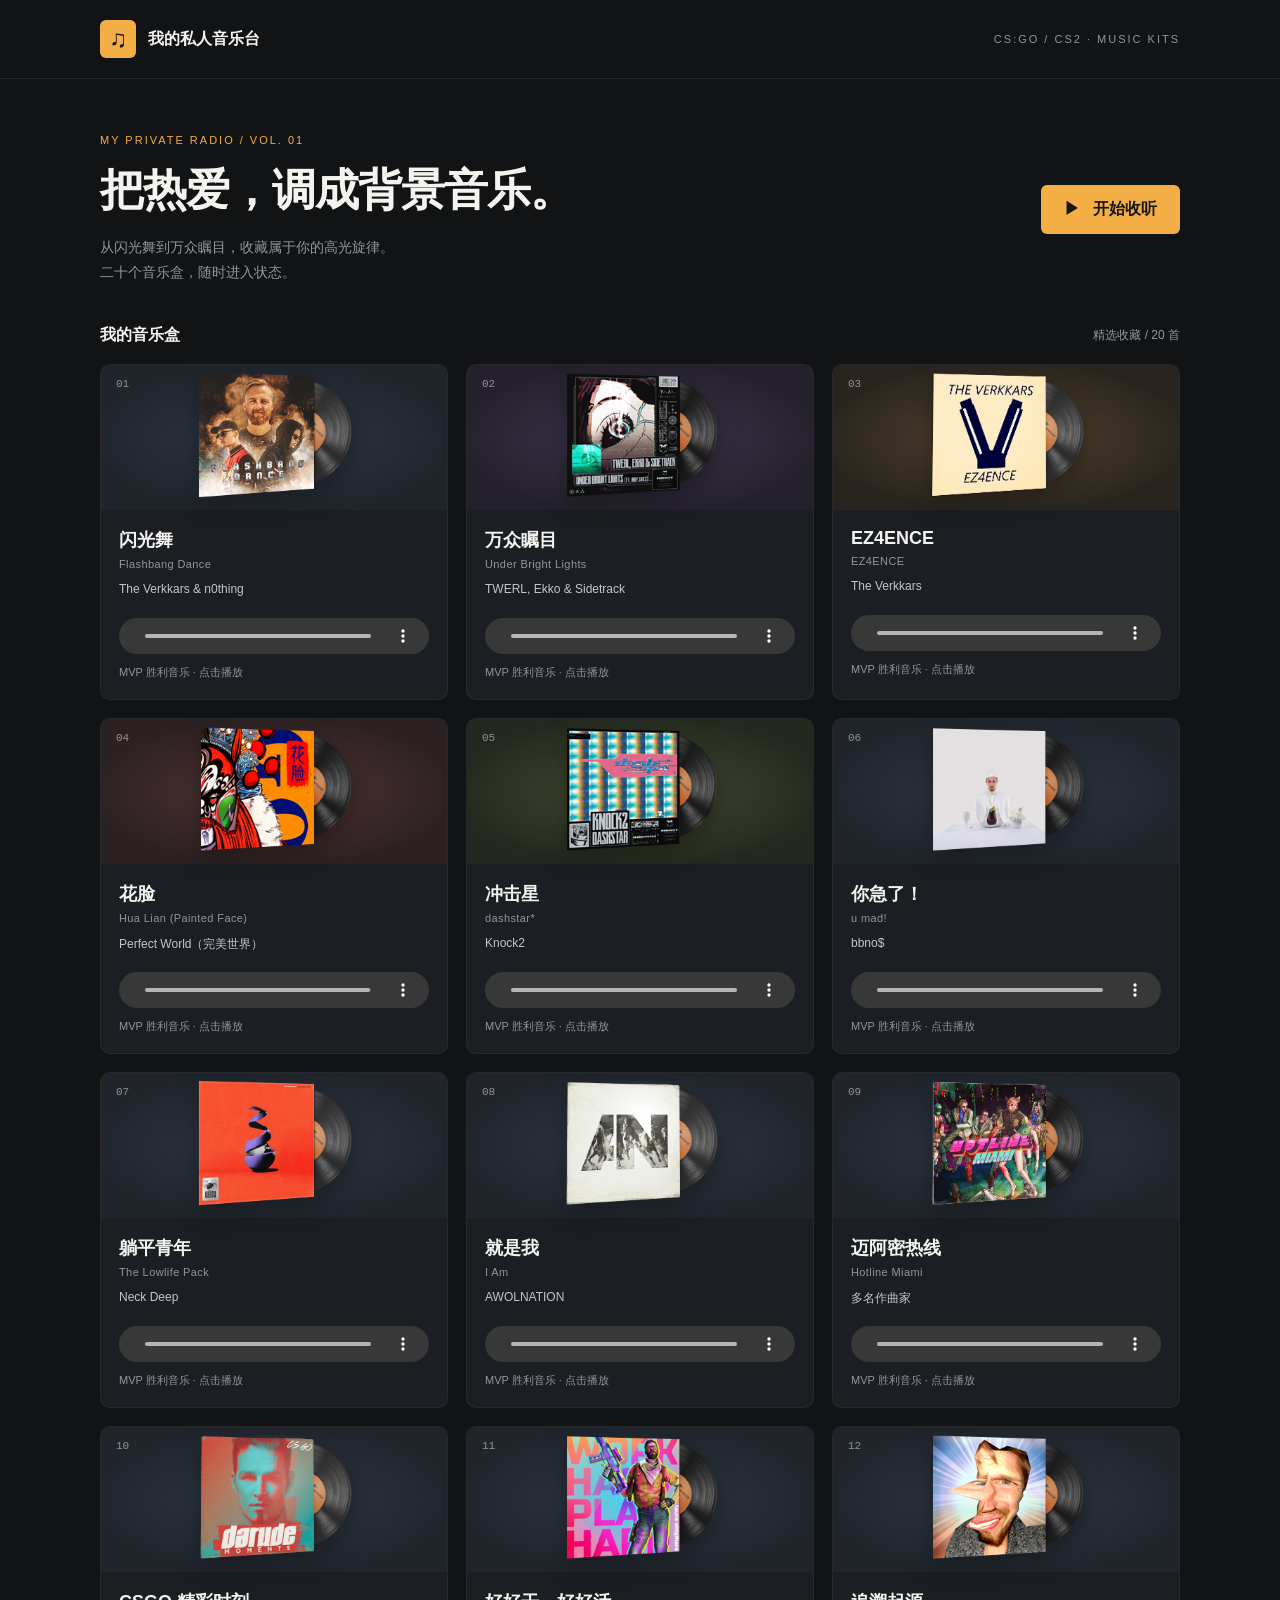
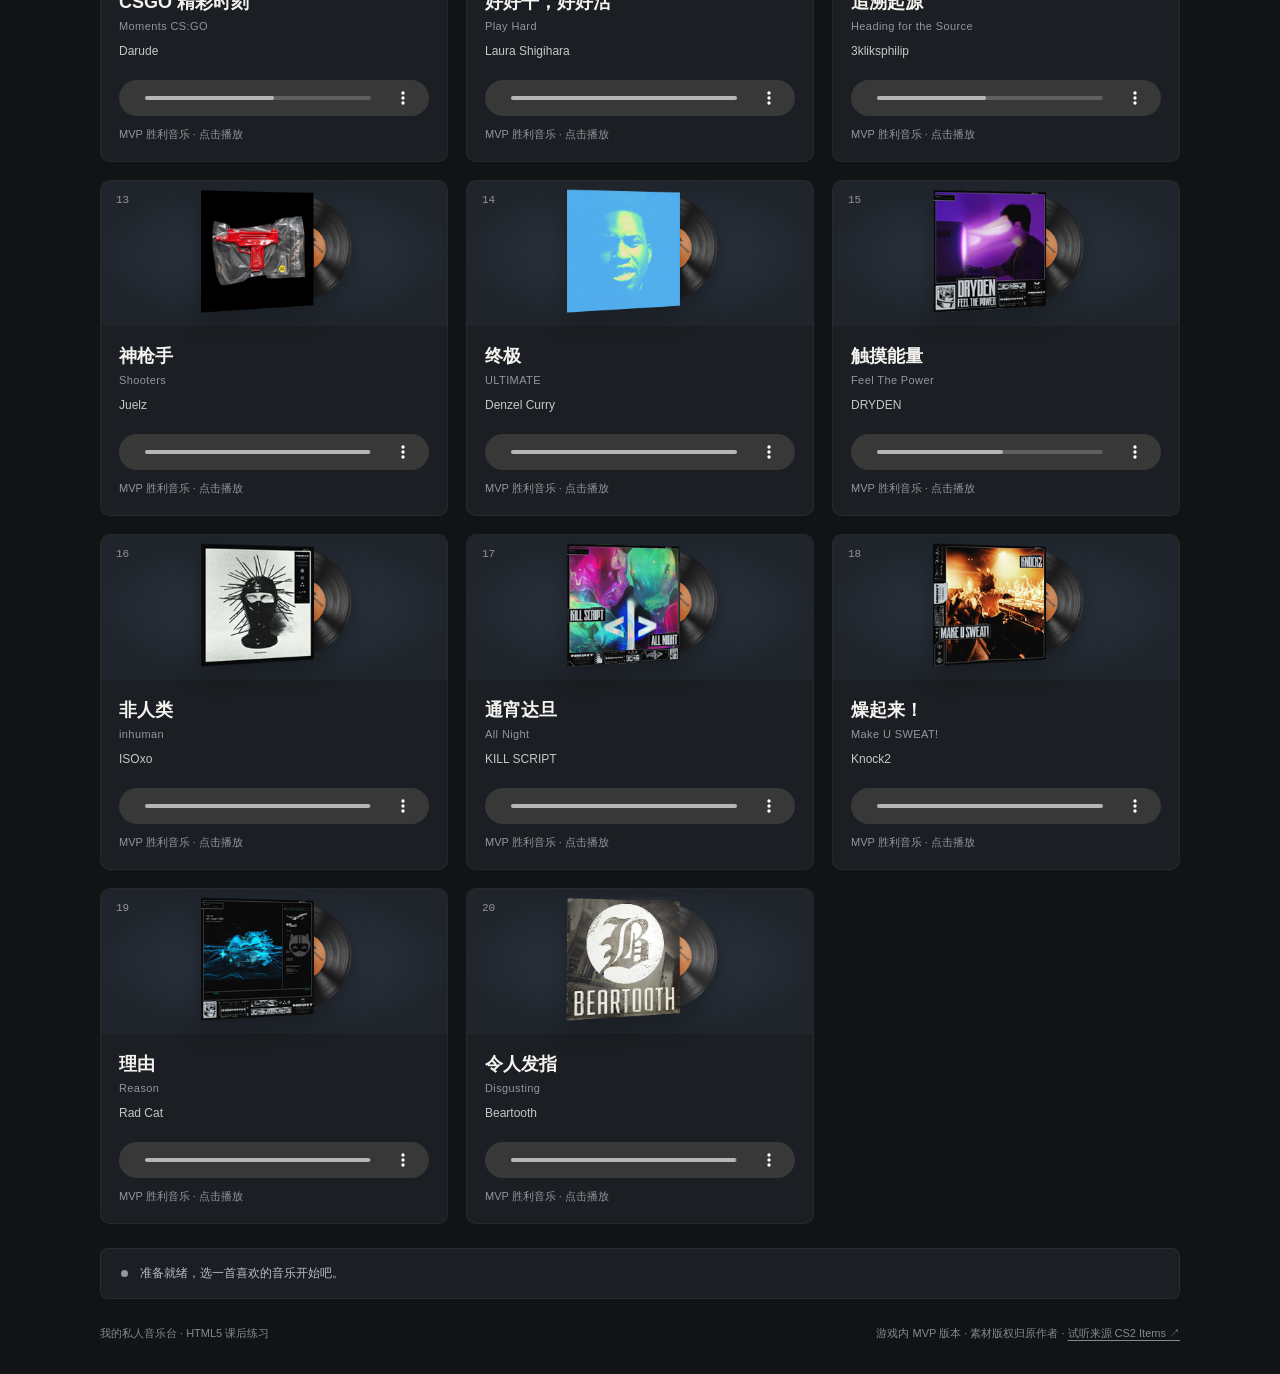
<file: index.html>
<!DOCTYPE html>
<html lang="zh-CN">
<head>
  <meta charset="UTF-8">
  <meta name="viewport" content="width=device-width, initial-scale=1.0">
  <meta name="description" content="我的私人音乐台，收藏二十首 CS:GO / CS2 音乐盒 MVP 胜利音乐。">
  <title>我的私人音乐台 | CS 音乐盒</title>
  <link rel="stylesheet" href="style.css">
  <script src="script.js" defer></script>
</head>
<body>
  <header class="header">
    <div class="container header-inner">
      <div class="brand"><span class="brand-icon" aria-hidden="true">♫</span> 我的私人音乐台</div>
      <span class="edition">CS:GO / CS2 · MUSIC KITS</span>
    </div>
  </header>
  <main class="container">
    <section class="hero" aria-labelledby="page-title">
      <div>
        <p class="eyebrow">MY PRIVATE RADIO / VOL. 01</p>
        <h1 id="page-title">把热爱，调成背景音乐。</h1>
        <p class="description">从闪光舞到万众瞩目，收藏属于你的高光旋律。<br>二十个音乐盒，随时进入状态。</p>
      </div>
      <button class="hero-button" id="start-listening" type="button">▶ &nbsp; 开始收听</button>
    </section>
    <section aria-labelledby="collection-title">
      <div class="collection-heading">
        <h2 id="collection-title">我的音乐盒</h2>
        <span>精选收藏 / 20 首</span>
      </div>
      <div class="music-grid">
      <article class="music-card">
        <div class="cover">
          <span class="track-number">01</span>
          <img src="assets/images/theverkkars_02.png" alt="音乐盒封面" width="185" height="139">
        </div>
        <div class="card-body">
          <h2 id="track-1">闪光舞</h2>
          <p class="english-title">Flashbang Dance</p>
          <p class="artist">The Verkkars &amp; n0thing</p>
          <audio controls preload="metadata" aria-labelledby="track-1">
            <source src="assets/audio/theverkkars_02_mvp.mp3" type="audio/mpeg">
            <source src="assets/audio/theverkkars_02_mvp.ogg" type="audio/ogg">
            您的浏览器不支持音频播放，请使用新版浏览器。
          </audio>
          <p class="track-status">MVP 胜利音乐 · 点击播放</p>
        </div>
      </article>
      <article class="music-card">
        <div class="cover">
          <span class="track-number">02</span>
          <img src="assets/images/twerl_01.png" alt="音乐盒封面" width="185" height="139">
        </div>
        <div class="card-body">
          <h2 id="track-2">万众瞩目</h2>
          <p class="english-title">Under Bright Lights</p>
          <p class="artist">TWERL, Ekko &amp; Sidetrack</p>
          <audio controls preload="metadata" aria-labelledby="track-2">
            <source src="assets/audio/twerl_01_mvp.mp3" type="audio/mpeg">
            <source src="assets/audio/twerl_01_mvp.ogg" type="audio/ogg">
            您的浏览器不支持音频播放，请使用新版浏览器。
          </audio>
          <p class="track-status">MVP 胜利音乐 · 点击播放</p>
        </div>
      </article>
      <article class="music-card">
        <div class="cover">
          <span class="track-number">03</span>
          <img src="assets/images/theverkkars_01.png" alt="音乐盒封面" width="185" height="139">
        </div>
        <div class="card-body">
          <h2 id="track-3">EZ4ENCE</h2>
          <p class="english-title">EZ4ENCE</p>
          <p class="artist">The Verkkars</p>
          <audio controls preload="metadata" aria-labelledby="track-3">
            <source src="assets/audio/theverkkars_01_mvp.mp3" type="audio/mpeg">
            <source src="assets/audio/theverkkars_01_mvp.ogg" type="audio/ogg">
            您的浏览器不支持音频播放，请使用新版浏览器。
          </audio>
          <p class="track-status">MVP 胜利音乐 · 点击播放</p>
        </div>
      </article>
      <article class="music-card">
        <div class="cover">
          <span class="track-number">04</span>
          <img src="assets/images/perfectworld_01.png" alt="音乐盒封面" width="185" height="139">
        </div>
        <div class="card-body">
          <h2 id="track-4">花脸</h2>
          <p class="english-title">Hua Lian (Painted Face)</p>
          <p class="artist">Perfect World（完美世界）</p>
          <audio controls preload="metadata" aria-labelledby="track-4">
            <source src="assets/audio/perfectworld_01_mvp.mp3" type="audio/mpeg">
            <source src="assets/audio/perfectworld_01_mvp.ogg" type="audio/ogg">
            您的浏览器不支持音频播放，请使用新版浏览器。
          </audio>
          <p class="track-status">MVP 胜利音乐 · 点击播放</p>
        </div>
      </article>
      <article class="music-card">
        <div class="cover">
          <span class="track-number">05</span>
          <img src="assets/images/knock2_01.png" alt="音乐盒封面" width="185" height="139">
        </div>
        <div class="card-body">
          <h2 id="track-5">冲击星</h2>
          <p class="english-title">dashstar*</p>
          <p class="artist">Knock2</p>
          <audio controls preload="metadata" aria-labelledby="track-5">
            <source src="assets/audio/knock2_01_mvp.mp3" type="audio/mpeg">
            <source src="assets/audio/knock2_01_mvp.ogg" type="audio/ogg">
            您的浏览器不支持音频播放，请使用新版浏览器。
          </audio>
          <p class="track-status">MVP 胜利音乐 · 点击播放</p>
        </div>
      </article>
      <article class="music-card">
        <div class="cover">
          <span class="track-number">06</span>
          <img src="assets/images/bbnos_01.png" alt="你急了！音乐盒封面" width="185" height="139">
        </div>
        <div class="card-body">
          <h2 id="track-6">你急了！</h2>
          <p class="english-title">u mad!</p>
          <p class="artist">bbno$</p>
          <audio controls preload="metadata" aria-labelledby="track-6">
            <source src="assets/audio/bbnos_01_mvp.mp3" type="audio/mpeg">
            <source src="assets/audio/bbnos_01_mvp.ogg" type="audio/ogg">
            您的浏览器不支持音频播放，请使用新版浏览器。
          </audio>
          <p class="track-status">MVP 胜利音乐 · 点击播放</p>
        </div>
      </article>
      <article class="music-card">
        <div class="cover">
          <span class="track-number">07</span>
          <img src="assets/images/neckdeep_02.png" alt="躺平青年音乐盒封面" width="185" height="139">
        </div>
        <div class="card-body">
          <h2 id="track-7">躺平青年</h2>
          <p class="english-title">The Lowlife Pack</p>
          <p class="artist">Neck Deep</p>
          <audio controls preload="metadata" aria-labelledby="track-7">
            <source src="assets/audio/neckdeep_02_mvp.mp3" type="audio/mpeg">
            <source src="assets/audio/neckdeep_02_mvp.ogg" type="audio/ogg">
            您的浏览器不支持音频播放，请使用新版浏览器。
          </audio>
          <p class="track-status">MVP 胜利音乐 · 点击播放</p>
        </div>
      </article>
      <article class="music-card">
        <div class="cover">
          <span class="track-number">08</span>
          <img src="assets/images/awolnation_01.png" alt="就是我音乐盒封面" width="185" height="139">
        </div>
        <div class="card-body">
          <h2 id="track-8">就是我</h2>
          <p class="english-title">I Am</p>
          <p class="artist">AWOLNATION</p>
          <audio controls preload="metadata" aria-labelledby="track-8">
            <source src="assets/audio/awolnation_01_mvp.mp3" type="audio/mpeg">
            <source src="assets/audio/awolnation_01_mvp.ogg" type="audio/ogg">
            您的浏览器不支持音频播放，请使用新版浏览器。
          </audio>
          <p class="track-status">MVP 胜利音乐 · 点击播放</p>
        </div>
      </article>
      <article class="music-card">
        <div class="cover">
          <span class="track-number">09</span>
          <img src="assets/images/hotlinemiami_01.png" alt="迈阿密热线音乐盒封面" width="185" height="139">
        </div>
        <div class="card-body">
          <h2 id="track-9">迈阿密热线</h2>
          <p class="english-title">Hotline Miami</p>
          <p class="artist">多名作曲家</p>
          <audio controls preload="metadata" aria-labelledby="track-9">
            <source src="assets/audio/hotlinemiami_01_mvp.mp3" type="audio/mpeg">
            <source src="assets/audio/hotlinemiami_01_mvp.ogg" type="audio/ogg">
            您的浏览器不支持音频播放，请使用新版浏览器。
          </audio>
          <p class="track-status">MVP 胜利音乐 · 点击播放</p>
        </div>
      </article>
      <article class="music-card">
        <div class="cover">
          <span class="track-number">10</span>
          <img src="assets/images/darude_01.png" alt="CSGO 精彩时刻音乐盒封面" width="185" height="139">
        </div>
        <div class="card-body">
          <h2 id="track-10">CSGO 精彩时刻</h2>
          <p class="english-title">Moments CS:GO</p>
          <p class="artist">Darude</p>
          <audio controls preload="metadata" aria-labelledby="track-10">
            <source src="assets/audio/darude_01_mvp.mp3" type="audio/mpeg">
            <source src="assets/audio/darude_01_mvp.ogg" type="audio/ogg">
            您的浏览器不支持音频播放，请使用新版浏览器。
          </audio>
          <p class="track-status">MVP 胜利音乐 · 点击播放</p>
        </div>
      </article>
      <article class="music-card">
        <div class="cover">
          <span class="track-number">11</span>
          <img src="assets/images/laurashigihara_01.png" alt="好好干，好好活音乐盒封面" width="185" height="139">
        </div>
        <div class="card-body">
          <h2 id="track-11">好好干，好好活</h2>
          <p class="english-title">Play Hard</p>
          <p class="artist">Laura Shigihara</p>
          <audio controls preload="metadata" aria-labelledby="track-11">
            <source src="assets/audio/laurashigihara_01_mvp.mp3" type="audio/mpeg">
            <source src="assets/audio/laurashigihara_01_mvp.ogg" type="audio/ogg">
            您的浏览器不支持音频播放，请使用新版浏览器。
          </audio>
          <p class="track-status">MVP 胜利音乐 · 点击播放</p>
        </div>
      </article>
      <article class="music-card">
        <div class="cover">
          <span class="track-number">12</span>
          <img src="assets/images/3kliksphilip_01.png" alt="追溯起源音乐盒封面" width="185" height="139">
        </div>
        <div class="card-body">
          <h2 id="track-12">追溯起源</h2>
          <p class="english-title">Heading for the Source</p>
          <p class="artist">3kliksphilip</p>
          <audio controls preload="metadata" aria-labelledby="track-12">
            <source src="assets/audio/3kliksphilip_01_mvp.mp3" type="audio/mpeg">
            <source src="assets/audio/3kliksphilip_01_mvp.ogg" type="audio/ogg">
            您的浏览器不支持音频播放，请使用新版浏览器。
          </audio>
          <p class="track-status">MVP 胜利音乐 · 点击播放</p>
        </div>
      </article>
      <article class="music-card">
        <div class="cover">
          <span class="track-number">13</span>
          <img src="assets/images/juelz_01.png" alt="神枪手音乐盒封面" width="185" height="139">
        </div>
        <div class="card-body">
          <h2 id="track-13">神枪手</h2>
          <p class="english-title">Shooters</p>
          <p class="artist">Juelz</p>
          <audio controls preload="metadata" aria-labelledby="track-13">
            <source src="assets/audio/juelz_01_mvp.mp3" type="audio/mpeg">
            <source src="assets/audio/juelz_01_mvp.ogg" type="audio/ogg">
            您的浏览器不支持音频播放，请使用新版浏览器。
          </audio>
          <p class="track-status">MVP 胜利音乐 · 点击播放</p>
        </div>
      </article>
      <article class="music-card">
        <div class="cover">
          <span class="track-number">14</span>
          <img src="assets/images/denzelcurry_01.png" alt="终极音乐盒封面" width="185" height="139">
        </div>
        <div class="card-body">
          <h2 id="track-14">终极</h2>
          <p class="english-title">ULTIMATE</p>
          <p class="artist">Denzel Curry</p>
          <audio controls preload="metadata" aria-labelledby="track-14">
            <source src="assets/audio/denzelcurry_01_mvp.mp3" type="audio/mpeg">
            <source src="assets/audio/denzelcurry_01_mvp.ogg" type="audio/ogg">
            您的浏览器不支持音频播放，请使用新版浏览器。
          </audio>
          <p class="track-status">MVP 胜利音乐 · 点击播放</p>
        </div>
      </article>
      <article class="music-card">
        <div class="cover">
          <span class="track-number">15</span>
          <img src="assets/images/dryden_01.png" alt="触摸能量音乐盒封面" width="185" height="139">
        </div>
        <div class="card-body">
          <h2 id="track-15">触摸能量</h2>
          <p class="english-title">Feel The Power</p>
          <p class="artist">DRYDEN</p>
          <audio controls preload="metadata" aria-labelledby="track-15">
            <source src="assets/audio/dryden_01_mvp.mp3" type="audio/mpeg">
            <source src="assets/audio/dryden_01_mvp.ogg" type="audio/ogg">
            您的浏览器不支持音频播放，请使用新版浏览器。
          </audio>
          <p class="track-status">MVP 胜利音乐 · 点击播放</p>
        </div>
      </article>
      <article class="music-card">
        <div class="cover">
          <span class="track-number">16</span>
          <img src="assets/images/isoxo_01.png" alt="非人类音乐盒封面" width="185" height="139">
        </div>
        <div class="card-body">
          <h2 id="track-16">非人类</h2>
          <p class="english-title">inhuman</p>
          <p class="artist">ISOxo</p>
          <audio controls preload="metadata" aria-labelledby="track-16">
            <source src="assets/audio/isoxo_01_mvp.mp3" type="audio/mpeg">
            <source src="assets/audio/isoxo_01_mvp.ogg" type="audio/ogg">
            您的浏览器不支持音频播放，请使用新版浏览器。
          </audio>
          <p class="track-status">MVP 胜利音乐 · 点击播放</p>
        </div>
      </article>
      <article class="music-card">
        <div class="cover">
          <span class="track-number">17</span>
          <img src="assets/images/killscript_01.png" alt="通宵达旦音乐盒封面" width="185" height="139">
        </div>
        <div class="card-body">
          <h2 id="track-17">通宵达旦</h2>
          <p class="english-title">All Night</p>
          <p class="artist">KILL SCRIPT</p>
          <audio controls preload="metadata" aria-labelledby="track-17">
            <source src="assets/audio/killscript_01_mvp.mp3" type="audio/mpeg">
            <source src="assets/audio/killscript_01_mvp.ogg" type="audio/ogg">
            您的浏览器不支持音频播放，请使用新版浏览器。
          </audio>
          <p class="track-status">MVP 胜利音乐 · 点击播放</p>
        </div>
      </article>
      <article class="music-card">
        <div class="cover">
          <span class="track-number">18</span>
          <img src="assets/images/knock2_02.png" alt="燥起来！音乐盒封面" width="185" height="139">
        </div>
        <div class="card-body">
          <h2 id="track-18">燥起来！</h2>
          <p class="english-title">Make U SWEAT!</p>
          <p class="artist">Knock2</p>
          <audio controls preload="metadata" aria-labelledby="track-18">
            <source src="assets/audio/knock2_02_mvp.mp3" type="audio/mpeg">
            <source src="assets/audio/knock2_02_mvp.ogg" type="audio/ogg">
            您的浏览器不支持音频播放，请使用新版浏览器。
          </audio>
          <p class="track-status">MVP 胜利音乐 · 点击播放</p>
        </div>
      </article>
      <article class="music-card">
        <div class="cover">
          <span class="track-number">19</span>
          <img src="assets/images/radcat_01.png" alt="理由音乐盒封面" width="185" height="139">
        </div>
        <div class="card-body">
          <h2 id="track-19">理由</h2>
          <p class="english-title">Reason</p>
          <p class="artist">Rad Cat</p>
          <audio controls preload="metadata" aria-labelledby="track-19">
            <source src="assets/audio/radcat_01_mvp.mp3" type="audio/mpeg">
            <source src="assets/audio/radcat_01_mvp.ogg" type="audio/ogg">
            您的浏览器不支持音频播放，请使用新版浏览器。
          </audio>
          <p class="track-status">MVP 胜利音乐 · 点击播放</p>
        </div>
      </article>
      <article class="music-card">
        <div class="cover">
          <span class="track-number">20</span>
          <img src="assets/images/beartooth_01.png" alt="令人发指音乐盒封面" width="185" height="139">
        </div>
        <div class="card-body">
          <h2 id="track-20">令人发指</h2>
          <p class="english-title">Disgusting</p>
          <p class="artist">Beartooth</p>
          <audio controls preload="metadata" aria-labelledby="track-20">
            <source src="assets/audio/beartooth_01_mvp.mp3" type="audio/mpeg">
            <source src="assets/audio/beartooth_01_mvp.ogg" type="audio/ogg">
            您的浏览器不支持音频播放，请使用新版浏览器。
          </audio>
          <p class="track-status">MVP 胜利音乐 · 点击播放</p>
        </div>
      </article>
      </div>
    </section>
    <div class="now-playing" role="status" aria-live="polite">
      <span class="status-dot" aria-hidden="true"></span>
      <span id="now-playing-text">准备就绪，选一首喜欢的音乐开始吧。</span>
    </div>
  </main>
  <footer class="container">
    <span>我的私人音乐台 · HTML5 课后练习</span>
    <span>游戏内 MVP 版本 · 素材版权归原作者 · <a href="https://cs2items.pro/" target="_blank" rel="noopener noreferrer">试听来源 CS2 Items ↗</a></span>
  </footer>
</body>
</html>
</file>
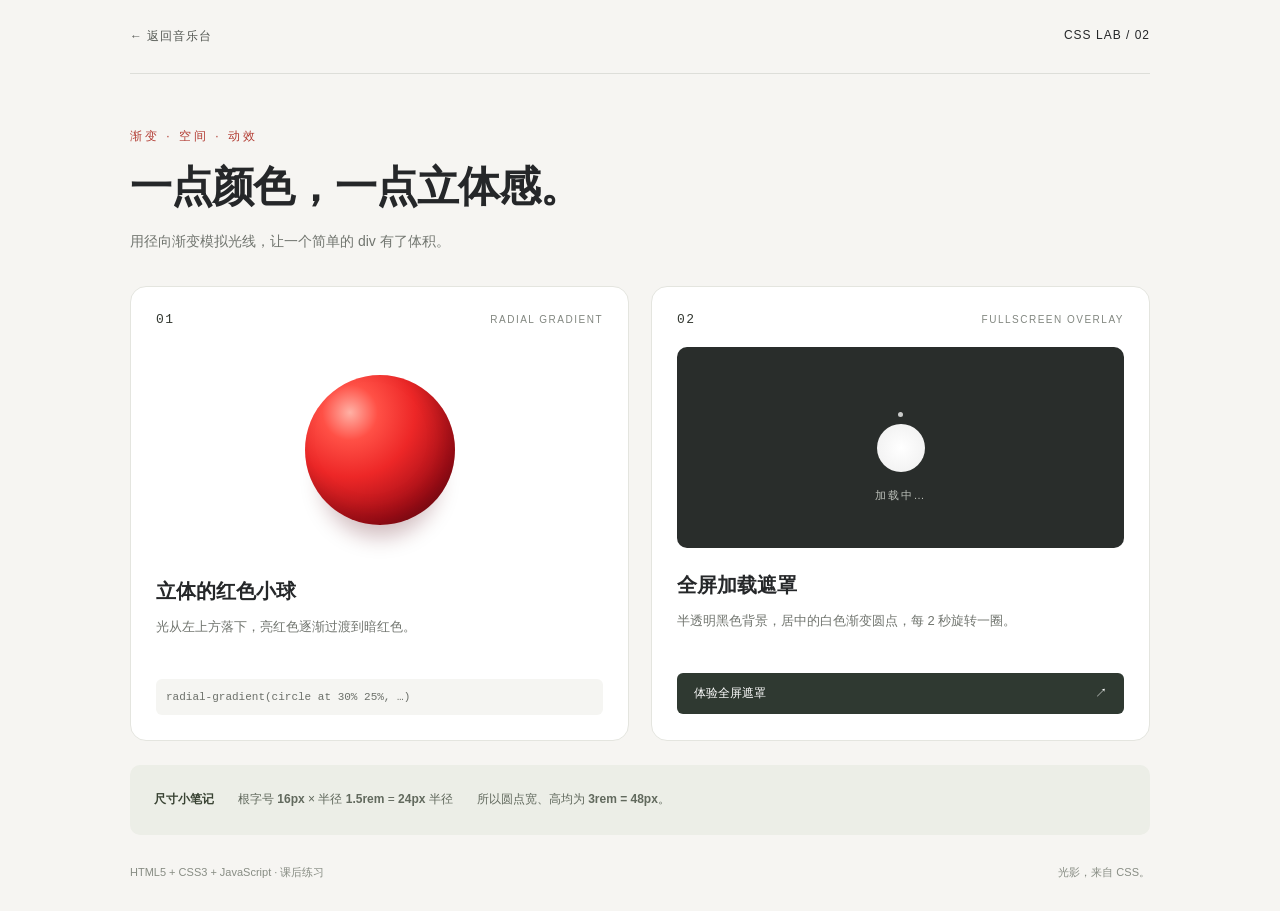
<file: css-practice/index.html>
<!DOCTYPE html>
<html lang="zh-CN">
<head>
  <meta charset="UTF-8">
  <meta name="viewport" content="width=device-width, initial-scale=1.0">
  <title>光与球 · CSS 课后练习</title>
  <link rel="stylesheet" href="style.css">
  <script src="script.js" defer></script>
</head>
<body>
  <main class="page">
    <header class="header"><a href="../">← 返回音乐台</a><span>CSS LAB / 02</span></header>
    <section class="intro">
      <p class="eyebrow">渐变 · 空间 · 动效</p>
      <h1>一点颜色，一点立体感。</h1>
      <p>用径向渐变模拟光线，让一个简单的 div 有了体积。</p>
    </section>
    <div class="exercises">
      <section class="card" aria-labelledby="ball-title">
        <div class="card-heading"><span class="number">01</span><span>RADIAL GRADIENT</span></div>
        <div class="stage"><div class="ball" role="img" aria-label="左上方明亮、右下方暗红的立体红球"></div></div>
        <h2 id="ball-title">立体的红色小球</h2>
        <p>光从左上方落下，亮红色逐渐过渡到暗红色。</p>
        <code>radial-gradient(circle at 30% 25%, …)</code>
      </section>
      <section class="card" aria-labelledby="loading-title">
        <div class="card-heading"><span class="number">02</span><span>FULLSCREEN OVERLAY</span></div>
        <div class="stage loading-stage"><div class="loader" aria-hidden="true"></div><span>加载中…</span></div>
        <h2 id="loading-title">全屏加载遮罩</h2>
        <p>半透明黑色背景，居中的白色渐变圆点，每 2 秒旋转一圈。</p>
        <button id="open-overlay" type="button">体验全屏遮罩 <span aria-hidden="true">↗</span></button>
      </section>
    </div>
    <aside class="calculation" aria-label="尺寸计算">
      <span class="calculation-label">尺寸小笔记</span>
      <p>根字号 <strong>16px</strong> × 半径 <strong>1.5rem</strong> = <strong>24px</strong> 半径</p>
      <span>所以圆点宽、高均为 <strong>3rem = 48px</strong>。</span>
    </aside>
    <footer><span>HTML5 + CSS3 + JavaScript · 课后练习</span><span>光影，来自 CSS。</span></footer>
  </main>
  <dialog id="loading-overlay" aria-labelledby="overlay-title" aria-describedby="overlay-hint">
    <div class="overlay-content">
      <div class="loader" aria-hidden="true"></div>
      <div class="overlay-caption">
        <p id="overlay-title" role="status">加载中…</p>
        <p id="overlay-hint">这是遮罩效果演示，按 Esc 或点击按钮即可关闭。</p>
        <button id="close-overlay" type="button" autofocus>关闭演示</button>
      </div>
    </div>
  </dialog>
</body>
</html>
</file>
<file: style.css>
:root {
    color-scheme: dark;
    --bg: #111315;
    --panel: #1b1e22;
    --text: #f4f3ef;
    --muted: #93979d;
    --accent: #f3ae45;
}

* {
    box-sizing: border-box;
}

body {
    margin: 0;
    background: var(--bg);
    color: var(--text);
    font-family: "Segoe UI", "Microsoft YaHei", sans-serif;
}

button,
a,
audio {
    -webkit-tap-highlight-color: transparent;
}

button {
    font: inherit;
    cursor: pointer;
}

button:focus-visible,
a:focus-visible,
audio:focus-visible {
    outline: 2px solid var(--accent);
    outline-offset: 5px;
}

.container {
    width: min(1080px, calc(100% - 48px));
    margin: auto;
}

.header {
    border-bottom: 1px solid #ffffff12;
}

.header-inner {
    min-height: 78px;
    display: flex;
    align-items: center;
    justify-content: space-between;
    gap: 20px;
}

.brand {
    display: flex;
    align-items: center;
    gap: 12px;
    font-size: 16px;
    font-weight: 700;
}

.brand-icon {
    color: var(--bg);
    background: var(--accent);
    border-radius: 6px;
    padding: 5px 9px;
    font-size: 24px;
}

.edition,
.eyebrow {
    font-size: 11px;
    letter-spacing: 2px;
    color: var(--muted);
}

.hero {
    display: flex;
    align-items: center;
    justify-content: space-between;
    gap: 28px;
    padding: 55px 0 40px;
}

.eyebrow {
    color: var(--accent);
    margin: 0 0 15px;
}

h1 {
    font-size: clamp(28px, 4vw, 44px);
    letter-spacing: -1px;
    margin: 0 0 15px;
}

.description {
    color: var(--muted);
    line-height: 1.8;
    margin: 0;
    font-size: 14px;
}

.hero-button {
    flex-shrink: 0;
    border: 0;
    border-radius: 6px;
    padding: 14px 23px;
    background: var(--accent);
    color: #191510;
    font-weight: 700;
}

.hero-button:hover {
    background: #ffc776;
}

.collection-heading {
    display: flex;
    align-items: center;
    justify-content: space-between;
    margin: 0 0 18px;
}

.collection-heading h2 {
    font-size: 16px;
    margin: 0;
}

.collection-heading span {
    color: var(--muted);
    font-size: 12px;
}

.music-grid {
    display: grid;
    grid-template-columns: repeat(3, minmax(0, 1fr));
    gap: 18px;
}

.music-card {
    min-width: 0;
    border: 1px solid #ffffff0d;
    border-radius: 10px;
    overflow: hidden;
    background: var(--panel);
    transition: border-color .2s;
}

.music-card.is-playing {
    border-color: var(--accent);
}

.cover {
    height: 145px;
    position: relative;
    display: grid;
    place-items: center;
    background: radial-gradient(ellipse at center, #43536766, transparent 75%), #20252c;
}

.music-card:nth-child(2) .cover {
    background: radial-gradient(ellipse at center, #66538066, transparent 75%), #25212c;
}

.music-card:nth-child(3) .cover {
    background: radial-gradient(ellipse at center, #9b724766, transparent 75%), #29251e;
}

.music-card:nth-child(4) .cover {
    background: radial-gradient(ellipse at center, #94525166, transparent 75%), #2b2122;
}

.music-card:nth-child(5) .cover {
    background: radial-gradient(ellipse at center, #75884c66, transparent 75%), #24291f;
}

.cover img {
    width: 185px;
    height: 139px;
    object-fit: contain;
    filter: drop-shadow(0 8px 12px #0005);
}

.track-number {
    position: absolute;
    top: 13px;
    left: 15px;
    font-size: 11px;
    color: #ffffff80;
    font-family: monospace;
}

.card-body {
    padding: 18px;
}

.card-body h2 {
    font-size: 18px;
    margin: 0 0 6px;
}

.english-title {
    font-size: 11px;
    color: var(--muted);
    margin: 0 0 12px;
    letter-spacing: .4px;
}

.artist {
    font-size: 12px;
    margin: 0 0 18px;
    color: #c4c6cb;
    min-height: 18px;
}

audio {
    display: block;
    width: 100%;
    height: 36px;
}

.track-status {
    font-size: 11px;
    color: var(--muted);
    margin: 11px 0 0;
    min-height: 16px;
}

.is-playing .track-status {
    color: var(--accent);
}

.now-playing {
    display: flex;
    align-items: center;
    gap: 12px;
    background: #1b1e22;
    border: 1px solid #ffffff10;
    border-radius: 8px;
    padding: 16px 20px;
    margin-top: 24px;
    font-size: 12px;
    color: #babec5;
}

.status-dot {
    width: 7px;
    height: 7px;
    border-radius: 50%;
    background: var(--muted);
    flex-shrink: 0;
}

.now-playing.active .status-dot {
    background: var(--accent);
    box-shadow: 0 0 12px #f3ae4550;
}

footer {
    display: flex;
    justify-content: space-between;
    gap: 16px;
    padding: 25px 0 30px;
    font-size: 11px;
    color: #85898f;
    line-height: 1.8;
}

footer a {
    color: inherit;
    text-underline-offset: 3px;
}

@media (max-width: 850px) {
    .music-grid {
        grid-template-columns: repeat(2, minmax(0, 1fr));
    }
}

@media (max-width: 560px) {
    .container {
        width: calc(100% - 32px);
    }

    .edition {
        font-size: 9px;
        letter-spacing: 1px;
    }

    .hero {
        align-items: flex-start;
        flex-direction: column;
        padding-top: 35px;
        gap: 22px;
    }

    .music-grid {
        grid-template-columns: 1fr;
    }

    .cover {
        height: 170px;
    }

    .cover img {
        height: 160px;
        width: 215px;
    }

    footer {
        flex-direction: column;
        gap: 4px;
    }
}
</file>
<file: css-practice/style.css>
/* 1rem = 16px；圆点半径 1.5rem = 24px，直径 3rem = 48px。 */
html { font-size: 16px; }
* { box-sizing: border-box; }
body { margin: 0; color: #252729; background: #f6f5f2; font-family: "Segoe UI", "Microsoft YaHei", sans-serif; }
.page { width: min(1020px, calc(100% - 40px)); margin: auto; }
.header { display: flex; justify-content: space-between; padding: 28px 0; border-bottom: 1px solid #ddded9; font-size: 12px; letter-spacing: 1px; }
.header a { color: #555954; text-decoration: none; }
.header a:hover { color: #bc312d; }
.intro { margin: 54px 0 32px; }
.eyebrow { font-size: 12px; color: #b23c33; letter-spacing: 3px; }
h1 { font-size: clamp(28px, 4vw, 42px); letter-spacing: -1px; margin: 14px 0; }
.intro > p:last-child { color: #71756f; font-size: 14px; line-height: 1.8; }
.exercises { display: grid; grid-template-columns: 1fr 1fr; gap: 22px; }
.card { min-width: 0; background: #fff; border: 1px solid #e4e5df; border-radius: 16px; padding: 25px; }
.card-heading { display: flex; align-items: center; justify-content: space-between; font-size: 10px; letter-spacing: 1.5px; color: #828780; }
.number { color: #333831; font-size: 13px; font-family: monospace; }
.stage { height: 245px; display: grid; place-items: center; position: relative; }
/* 练习一：偏左上的渐变中心，亮红到暗红，配合投影模拟体积。 */
.ball { width: 150px; height: 150px; border-radius: 50%; background: radial-gradient(circle at 30% 25%, #ffb1a5 0%, #ff5046 18%, #ed2727 42%, #a50e17 72%, #460612 100%); box-shadow: inset -9px -12px 18px #43000c35, 0 29px 21px -17px #54061345; }
h2 { margin: 6px 0 10px; font-size: 20px; }
.card > p { color: #71756f; font-size: 13px; line-height: 1.8; min-height: 47px; margin: 0 0 17px; }
code { display: block; padding: 12px 10px; border-radius: 6px; background: #f5f5f2; font-size: 11px; color: #6c706a; overflow-wrap: anywhere; }
.loading-stage { background: #292d2b; border-radius: 10px; margin: 20px 0 24px; height: 201px; }
.loading-stage > span { position: absolute; top: calc(50% + 40px); color: #bbbfb9; font-size: 11px; letter-spacing: 2px; }
/* 练习二：固定定位铺满视口，rgba 半透明背景。 */
#loading-overlay { position: fixed; inset: 0; width: 100%; height: 100%; max-width: none; max-height: none; margin: 0; padding: 0; border: 0; background: rgba(0, 0, 0, .7); color: #fff; overflow: auto; }
#loading-overlay::backdrop { background: transparent; }
.overlay-content { position: absolute; left: 50%; top: 50%; transform: translate(-50%, -50%); }
/* 圆点本身在屏幕正中央；说明文字置于下方，不偏移圆点。 */
.loader { position: relative; width: 3rem; height: 3rem; border-radius: 50%; background: radial-gradient(circle at center, #ffffff 0%, #eeeeee 100%); animation: rotate 2s linear infinite; }
/* 对称圆点旋转不易看出，添加外侧小标记辅助观察。 */
.loader::after { content: ""; position: absolute; width: 5px; height: 5px; top: -12px; left: calc(50% - 2.5px); border-radius: 50%; background: #fff; opacity: .75; }
@keyframes rotate { from { transform: rotate(0deg); } to { transform: rotate(360deg); } }
.overlay-caption { position: absolute; top: calc(100% + 18px); left: 50%; transform: translateX(-50%); width: min(330px, calc(100vw - 40px)); text-align: center; }
#overlay-title { font-size: 16px; letter-spacing: 2px; }
#overlay-hint { font-size: 12px; line-height: 1.8; color: #c9cbc7; }
button { font: inherit; font-size: 12px; border: 0; padding: 12px 17px; border-radius: 6px; cursor: pointer; transition: background-color .2s, transform .2s; }
#open-overlay { background: #2f3931; color: #fff; width: 100%; display: flex; justify-content: space-between; }
#open-overlay:hover { background: #48594c; }
#close-overlay { color: #fff; background: #ffffff20; border: 1px solid #ffffff40; margin-top: 8px; }
#close-overlay:hover { background: #ffffff35; }
button:active { transform: translateY(1px); }
button:focus-visible, a:focus-visible { outline: 3px solid #cc6a4b; outline-offset: 4px; }
body.has-overlay { overflow: hidden; }
.calculation { display: flex; align-items: center; flex-wrap: wrap; gap: 10px 24px; padding: 24px; margin-top: 24px; background: #eceee7; border-radius: 10px; font-size: 12px; color: #61695d; }
.calculation-label { color: #394333; font-weight: 700; }
.calculation p { margin: 0; line-height: 1.8; }
footer { display: flex; justify-content: space-between; gap: 12px; margin: 30px 0; color: #888d84; font-size: 11px; }
@media (max-width: 650px) { .exercises { grid-template-columns: 1fr; } .intro { margin-top: 34px; } .card { padding: 20px; } footer { flex-direction: column; } }
@media (prefers-reduced-motion: reduce) { .loader { animation: none; } button { transition: none; } }
</file>
